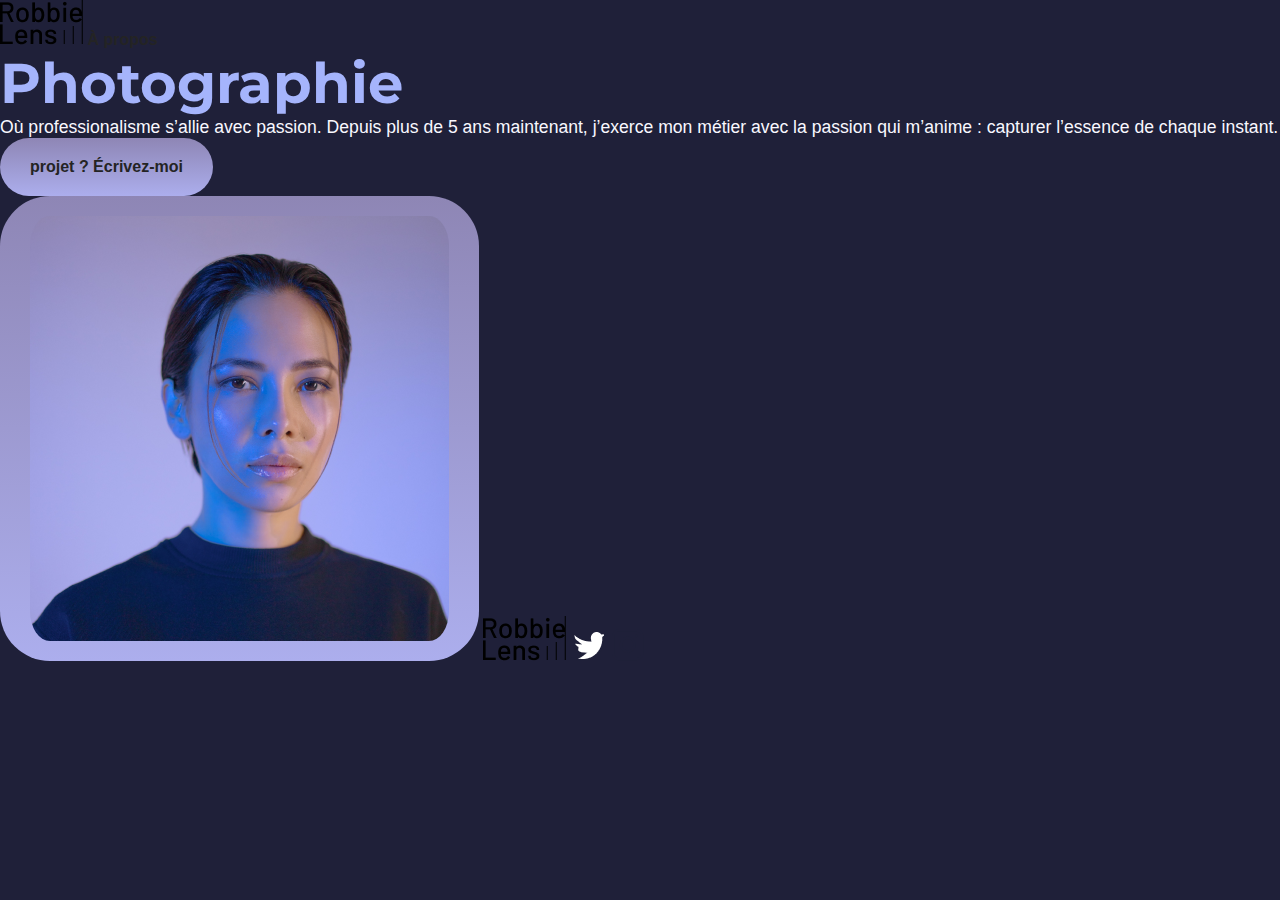
<file: index.html>
<!DOCTYPE html>
<html lang="fr">

<head>
    <meta charset="utf-8">
    <title>Accueil - Robbie Lens Photographie</title>
    <link href="style.css" rel="stylesheet">
    <link rel="preconnect" href="https://fonts.googleapis.com">
<link rel="preconnect" href="https://fonts.gstatic.com" crossorigin>
<link href="https://fonts.googleapis.com/css2?family=Montserrat:ital,wght@0,100..900;1,100..900&display=swap" rel="stylesheet">
</head>

<body>
    <div>
       <img src="images/logo.png" alt="Logo Robbie Lens"class="br">
       <a href="a-propos.html"><strong>À propos</strong></a>
    </div>
    <h1>Photographie</h1>
    <p>
        Où <span class="ma-class"> professionalisme</span> s’allie  avec passion. Depuis plus de 5 ans maintenant, j’exerce mon métier avec la <span class="ma-class">passion</span>
        qui m’anime : capturer l’essence de chaque instant.
    </p>
    <div class="cta">
        <a href="" class="pa"><strong> projet ? Écrivez-moi</strong></a>
    </div>
    <div>
    <img src="images/robbie-lens.png" alt="Portrait de la photographe Robbie Lens" class="cta">
    <img src="images/logo.png" alt="Logo Robbie Lens">
    <a target="_blank" href="https://twitter.com/">
        <img src="images/twitter.png" alt="Logo Twitter">
    </a>
    <a target="_blank" href="https://www.instagram.com/">
        <img src="images/instagram.png" alt="Logo Instagram">
    </a>
    </div>
</body>

</html>
</file>
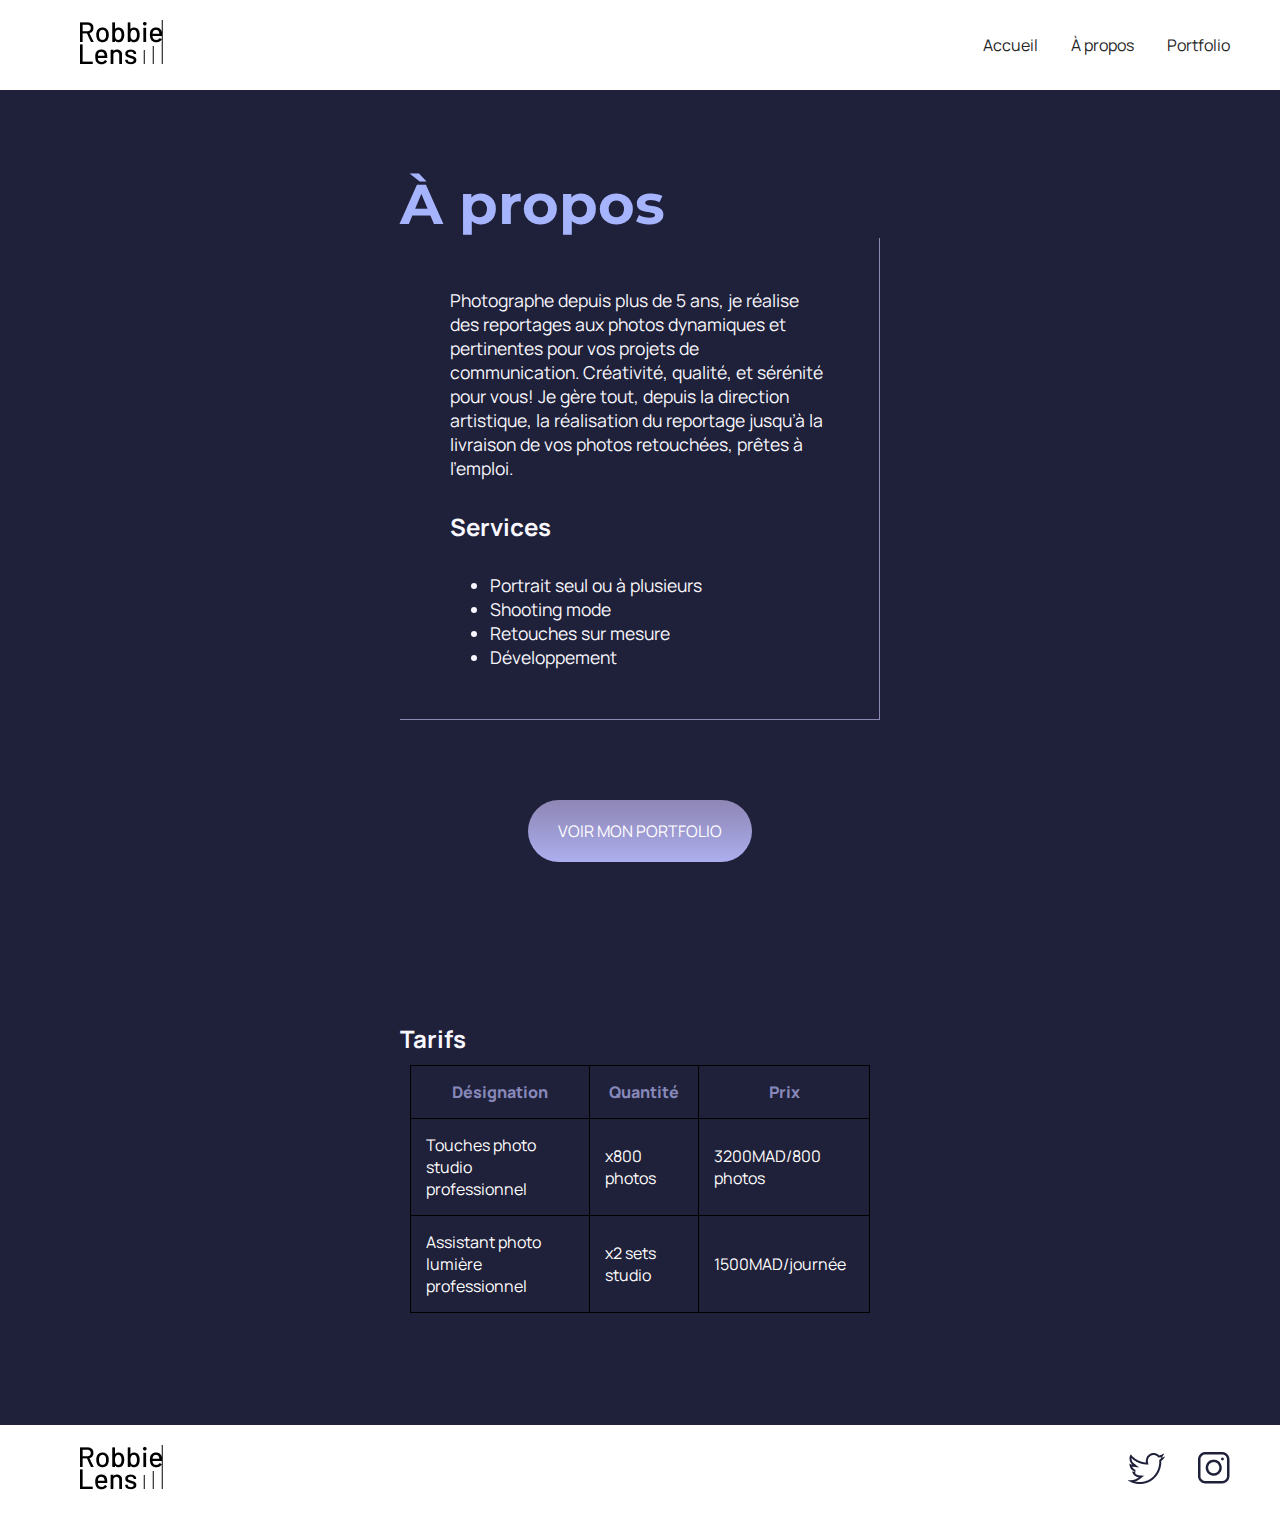
<file: a-propos.html>
<!DOCTYPE html>
<html lang="fr">

<head>
    <meta charset="utf-8" >
    <title>À propos - Robbie Lens Photographie</title>
    <link href="style.css" rel="stylesheet" >
    <link rel="preconnect" href="https://fonts.googleapis.com">
    <link rel="preconnect" href="https://fonts.gstatic.com" crossorigin>
    <link href="https://fonts.googleapis.com/css2?family=Manrope&family=Montserrat&display=swap" rel="stylesheet">
</head>

<body>
    <header>
        <nav>
            <a href="index.html" class="lien-icone">
                <img src="images/logo.png" alt="Logo Robbie Lens" >
            </a>
            <div>
                <a href="index.html">Accueil</a>
                <a href="a-propos.html">À propos</a>
                <a href="portfolio.html">Portfolio</a>
            </div>
        </nav>
    </header>
    <main class="a-propos-main">
        <section>
            <h1>À propos</h1>
            <div class="carre-contenu">
                <p>
                    Photographe depuis plus de 5 ans, je réalise des reportages aux photos dynamiques et pertinentes
                    pour
                    vos
                    projets de communication. Créativité, qualité, et sérénité pour vous! Je gère tout, depuis la
                    direction
                    artistique, la réalisation du reportage jusqu’à la livraison de vos photos retouchées, prêtes à
                    l’emploi.
                </p>
                <h2>Services</h2>
                <ul>
                    <li>Portrait seul ou à plusieurs</li>
                    <li>Shooting mode</li>
                    <li>Retouches sur mesure</li>
                    <li>Développement</li>
                </ul>
            </div>
            <div>
                <a href="portfolio.html" class="cta">VOIR MON PORTFOLIO</a>
            </div>
        </section>
        <section>
            <h2>Tarifs</h2>
            <table>
                <tr>
                    <th><strong>Désignation</strong></th>
                    <th><strong>Quantité</strong></th>
                    <th><strong>Prix</strong></th>
                </tr>
                <tr>
                    <td>Touches photo studio professionnel</td>
                    <td>x800 photos</td>
                    <td>3200MAD/800 photos</td>
                </tr><tr>
                    <td>Assistant photo lumière professionnel</td>
                    <td>x2 sets studio</td>
                    <td>1500MAD/journée</td>
                </tr>

            </table><br>
        </section>
    </main>
    <footer>
        <a href="index.html" class="lien-icone">
            <img src="images/logo.png" alt="Logo Robbie Lens" >
        </a>
        <div>
            <a target="_blank" href="https://twitter.com/" class="lien-icone">
                <img src="images/twitter.png" alt="Logo Twitter" >
            </a>
            <a target="_blank" href="https://www.instagram.com/" class="lien-icone">
                <img src="images/instagram.png" alt="Logo Instagram" >
            </a>
        </div>
    </footer>
</body>

</html>
</file>
<file: style.css>
* {
  margin: 0;
}

body {
  font-family: 'Manrope', sans-serif;
  font-size: 1em;
  background-color: #1f2039;
}

a {
  color: #242424;
  text-decoration: none;
}

em {
  color: #a5b4fc;
  font-style: normal;
}

h1 {
  font-size: 3.5em;
  color: #a5b4fc;
  font-family: 'Montserrat', sans-serif;
}

h2 {
  color: #f9f8ff;
}

p,
li {
  font-size: 1.1em;
  color: #f9f8ff;
}

header,
footer {
  background-color: white;
  padding: 20px 50px;
}

.cta {
  display: inline-block;
  background: linear-gradient(#8e86b5, #acaeed);
  color: white;
  border-radius: 50px;
  padding: 20px 30px;
}

a:hover {
  text-decoration: underline;
}

.cta:hover {
  background: linear-gradient(#696484, #8788ba);
  text-decoration: none;
}

.lien-icone {
  margin-left: 30px;
}

.lien-icone:hover {
  opacity: 0.5;
}

.carre-contenu {
  border-right: 1px solid #8e86b5;
  border-bottom: 1px solid #8e86b5;
  padding: 50px;
  margin-bottom: 80px;
}

.carre-contenu h2 {
  margin-top: 30px;
}

.carre-contenu ul {
  margin-top: 30px;
}

.carre-contenu + div {
  text-align: center;
}

section {
  padding: 80px;
}

.a-propos-main {
  width: 50%;
  margin: auto;
}

footer,
nav {
  display: flex;
  flex-direction: row;
  align-items: center;
  justify-content: space-between;
}

nav a {
  margin-left: 30px;
}

.accueil-photos {
  background-color: white;
  padding: 80px;
}

.accueil-photos h2 {
  color: #242424;
  text-align: center;
  margin-bottom: 80px;
}

.accueil-photos div {
  display: flex;
  flex-direction: row;
  gap: 15px;
  justify-content: center;
  margin-bottom: 15px;
}

.accueil-introduction {
  display: flex;
  flex-direction: row;
  width: 60%;
  align-items: flex-start;
  margin: auto;
}

.accueil-introduction h1 {
  margin-bottom: 15px;
}

.accueil-introduction p {
  margin-bottom: 30px;
}

.accueil-introduction div {
  padding-right: 80px;
}

.portfolio-section-photos {
  background-color: white;
}

.portfolio-section-photos h2 {
  color: #242424;
  margin-bottom: 80px;
}

.grid-paysages {
  display: grid;
  grid-template-columns: 1fr 1fr 1fr;
  grid-template-rows: 300px 300px 300px;
  gap: 15px;
}

.grid-portraits {
  display: grid;
  grid-template-columns: 1fr 1fr 1fr;
  grid-template-rows: 300px 300px;
  gap: 15px;
}

.grid-paysages img,
.grid-portraits img {
  width: 100%;
  height: 100%;
  object-fit: cover;
}

.lien-conteneur-photo {
  position: relative;
}

.photo-hover {
  position: absolute;
  top: 0;
  left: 0;
  right: 0;
  bottom: 0;
  display: flex;
  align-items: center;
  justify-content: center;
  font-size: 1.5em;
  color: white;
  background-color: rgba(0, 0, 0, 0.7);
  display: none;
}

.lien-conteneur-photo:hover .photo-hover {
  display: flex;
}
tr{
  border: 1px solid black;
}
td{
  border: 1px solid black;
  padding: 15px;
  color: white;
  
}
th{
  border: 1px solid black;
  padding: 15px;
  color:#8788ba;
}
table{
    border-collapse: collapse;
    border-color: #8788ba;
    margin: 10px;
}
form{
  display: inline-block;
  
}
label{
  
}

input{


}
</file>
